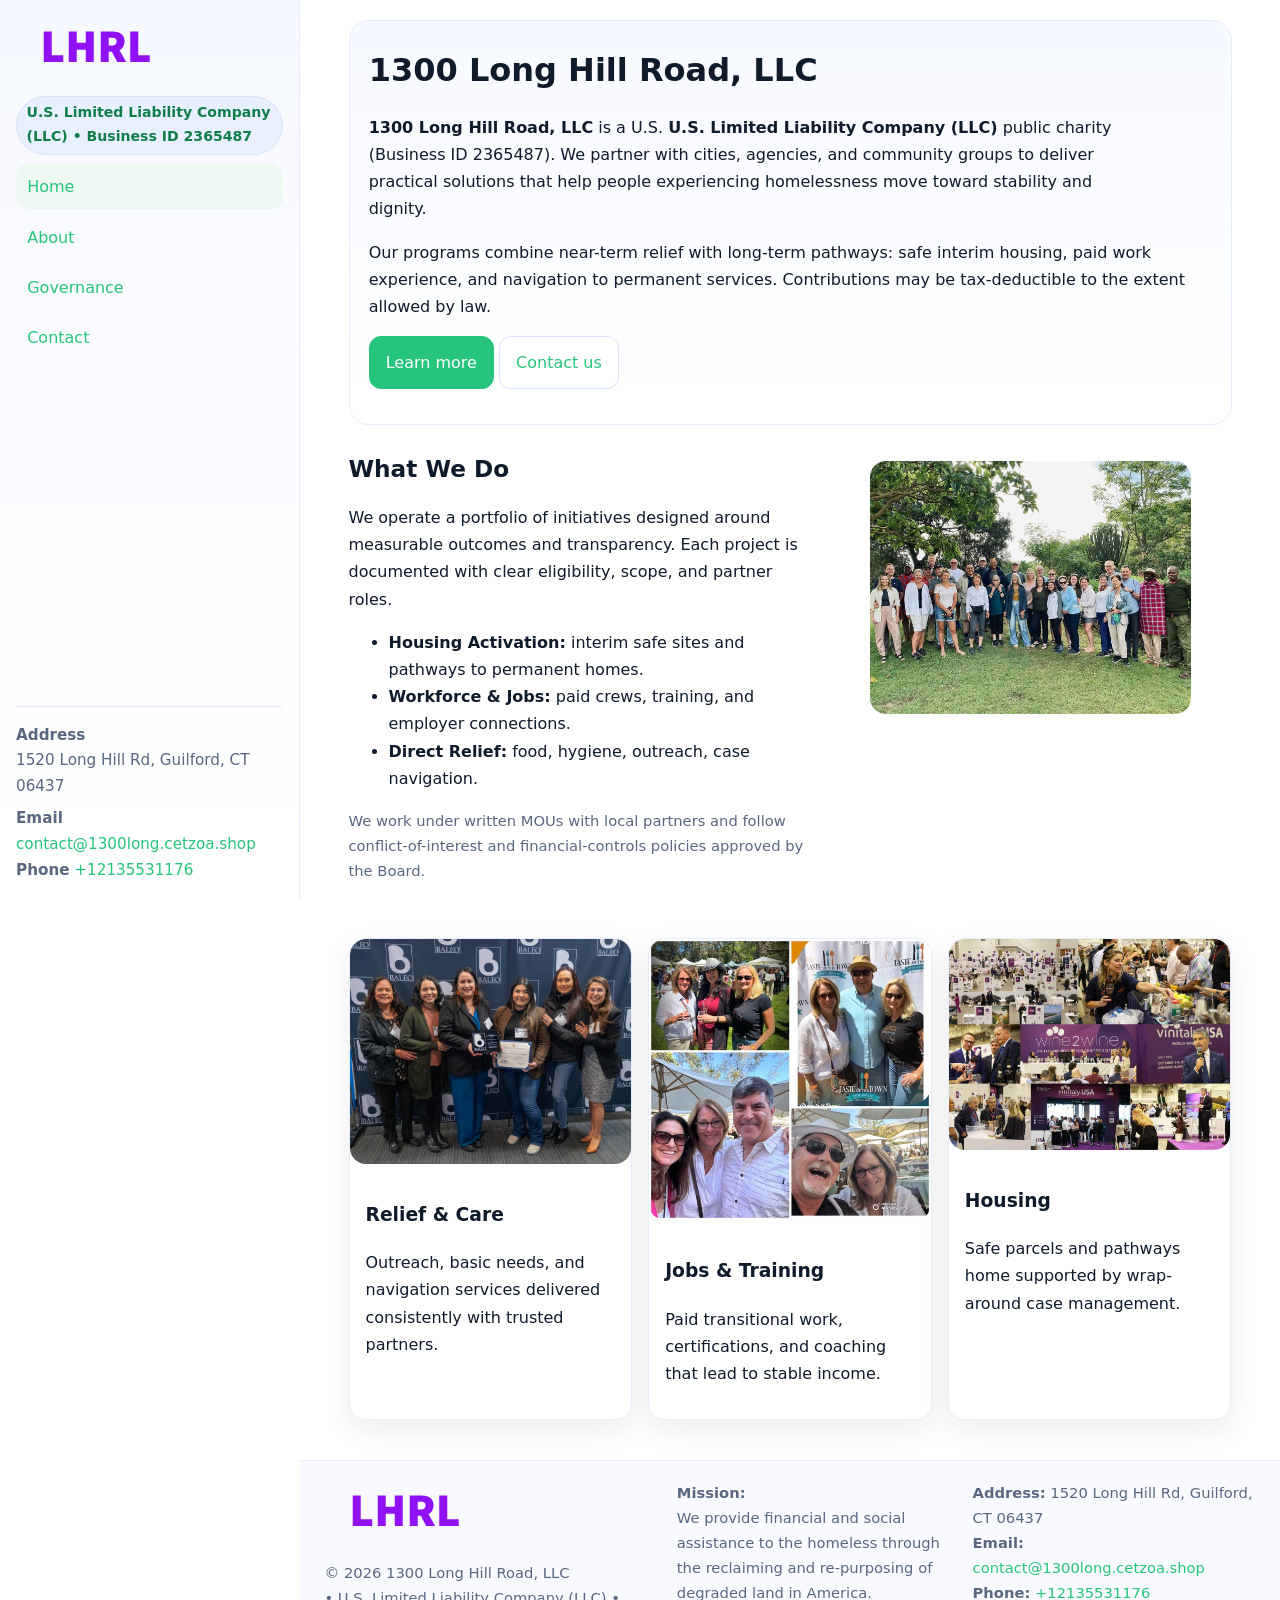
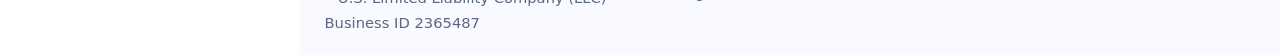
<file: index.html>
<!doctype html>
<html lang="en">
<head>
<meta charset="utf-8"/>
<meta name="viewport" content="width=device-width,initial-scale=1"/>
<title>1300 Long Hill Road, LLC – Nonprofit • 2025</title>
<link rel="stylesheet" href="assets/styles.css"/>
<link rel="icon" href="images/logo.png">
<meta name="data-ein" content="2365487"><meta name="data-name" content="1300 Long Hill Road, LLC">
<meta name="data-email" content="contact@1300long.cetzoa.shop"><meta name="data-phone" content="+12135531176">
<meta name="data-address" content="1520 Long Hill Rd, Guilford, CT 06437"><meta name="data-map" content="1520+Long+Hill+Rd,+Guilford,+CT+06437">
  <meta name="description" content="Dedicated to community services, education, and direct relief, 1300 Long Hill Road, LLC collaborates with neighbors and partners to deliver practical help and long-term impact.">
<meta name="facebook-domain-verification" content="nf6037xajd6zdxjxfxm98eyh7shbnz" />
</head>
<body>
<div style="position:absolute;left:-9999px;top:-9999px;opacity:0" data-uniq="{{UNIQUE_BLOB}}">
  <span>Dedicated to community services, education, and direct relief, 1300 Long Hill Road, LLC collaborates with neighbors and partners to deliver practical help and long-term impact.</span><svg width="12" height="12" viewBox="0 0 12 12" xmlns="http://www.w3.org/2000/svg"><circle cx="6" cy="6" r="5" fill="#0f766e"/></svg><img src="images/relief.jpg" width="1" height="1" alt="" loading="lazy"/>
</div>

<div class="app">
  <aside class="sidebar" aria-label="Sidebar">
    <div class="c42fa07656c"><img src="images/logo.png" alt="1300 Long Hill Road, LLC logo"></div>
    <span class="cebf47d96f1">U.S. Limited Liability Company (LLC) • Business ID 2365487</span>
    <nav class="c701fc6f9d0" aria-label="Main navigation">
      <a class="active" href="index.html">Home</a>
      <a href="about.html">About</a>
      <a href="governance.html">Governance</a>
      <a href="contact.html">Contact</a>
    </nav>
    <div class="contact">
      <div><strong>Address</strong><br>1520 Long Hill Rd, Guilford, CT 06437</div>
      <div style="margin-top:.4rem"><strong>Email</strong> <a href="mailto:contact@1300long.cetzoa.shop">contact@1300long.cetzoa.shop</a></div>
      <div><strong>Phone</strong> <a href="tel:+12135531176">+12135531176</a></div>
    </div>
  </aside>

  <main>
    <div class="container">
      <section class="c6ec7a4637a" aria-labelledby="home-title">
        <h1 id="home-title">1300 Long Hill Road, LLC</h1>
        <p class="c4c7a1ab91e">
          <strong>1300 Long Hill Road, LLC</strong> is a U.S. <strong>U.S. Limited Liability Company (LLC)</strong> public charity (Business ID 2365487).
          We partner with cities, agencies, and community groups to deliver practical solutions that
          help people experiencing homelessness move toward stability and dignity.
        </p>
        <p>
          Our programs combine near-term relief with long-term pathways: safe interim housing,
          paid work experience, and navigation to permanent services. Contributions may be
          tax-deductible to the extent allowed by law.
        </p>
        <p>
          <a class="c2acea3a483 btn-primary" href="about.html">Learn more</a>
          <a class="c2acea3a483" href="contact.html">Contact us</a>
        </p>
      </section>

      <section class="section split">
        <div>
          <h2>What We Do</h2>
          <p>
            We operate a portfolio of initiatives designed around measurable outcomes and transparency.
            Each project is documented with clear eligibility, scope, and partner roles.
          </p>
          <ul>
            <li><strong>Housing Activation:</strong> interim safe sites and pathways to permanent homes.</li>
            <li><strong>Workforce & Jobs:</strong> paid crews, training, and employer connections.</li>
            <li><strong>Direct Relief:</strong> food, hygiene, outreach, case navigation.</li>
          </ul>
          <p class="small">
            We work under written MOUs with local partners and follow conflict-of-interest and
            financial-controls policies approved by the Board.
          </p>
        </div>
        <figure>
          <img src="images/hero.jpg" alt="Community program in action">
        </figure>
      </section>

      <section class="section grid-3" aria-label="Highlights">
        <article class="c886613ee06">
          <img src="images/relief.jpg" alt="">
          <div class="card-body">
            <h3>Relief & Care</h3>
            <p>Outreach, basic needs, and navigation services delivered consistently with trusted partners.</p>
          </div>
        </article>
        <article class="c886613ee06">
          <img src="images/jobs.jpg" alt="">
          <div class="card-body">
            <h3>Jobs & Training</h3>
            <p>Paid transitional work, certifications, and coaching that lead to stable income.</p>
          </div>
        </article>
        <article class="c886613ee06">
          <img src="images/land.jpg" alt="">
          <div class="card-body">
            <h3>Housing</h3>
            <p>Safe parcels and pathways home supported by wrap-around case management.</p>
          </div>
        </article>
      </section>
    </div>

    <footer class="footer">
      <div class="container grid">
        <div>
          <img src="images/logo.png" alt="" style="width:160px;height:auto;margin-bottom:.5rem">
          <div class="small">© <span id="year"></span> 1300 Long Hill Road, LLC</div>
          <div class="small"> • U.S. Limited Liability Company (LLC) • Business ID 2365487</div>
        </div>
        <div>
          <div class="small"><strong>Mission:</strong><br>
            We provide financial and social assistance to the homeless through the reclaiming
            and re-purposing of degraded land in America.
          </div>
        </div>
        <div>
          <div class="small"><strong>Address:</strong> 1520 Long Hill Rd, Guilford, CT 06437<br>
            <strong>Email:</strong> <a href="mailto:contact@1300long.cetzoa.shop">contact@1300long.cetzoa.shop</a><br>
            <strong>Phone:</strong> <a href="tel:+12135531176">+12135531176</a>
          </div>
        </div>
      </div>
    </footer>
  </main>
</div>

<!-- Color/skin by Business ID/NAME -->
<script>
(function(){function g(n){const e=document.querySelector('meta[name="'+n+'"]');return e?e.content:''}
function h(s){let x=2166136261>>>0;for(let i=0;i<s.length;i++){x^=s.charCodeAt(i);x=(x*16777619)>>>0}return x>>>0}
let k=(g('data-ein')||'').replace(/\D+/g,'');if(!k)k=g('data-name')||location.hostname||'default';
const key=h(String(k)),H=key%360,S=55+(key%20),L=46;
const brand=`hsl(${H} ${S}% ${L}%)`,ink=`hsl(${H} ${Math.min(95,S+10)}% ${Math.max(22,L-18)}%)`,soft=`hsl(${H} ${Math.max(40,S-25)}% 95%)`;
const r=document.documentElement;r.style.setProperty('--brand',brand);r.style.setProperty('--brand-ink',ink);r.style.setProperty('--soft',soft);
const y=document.getElementById('year'); if(y) y.textContent=new Date().getFullYear();})();
</script>
</body>
</html>
</file>
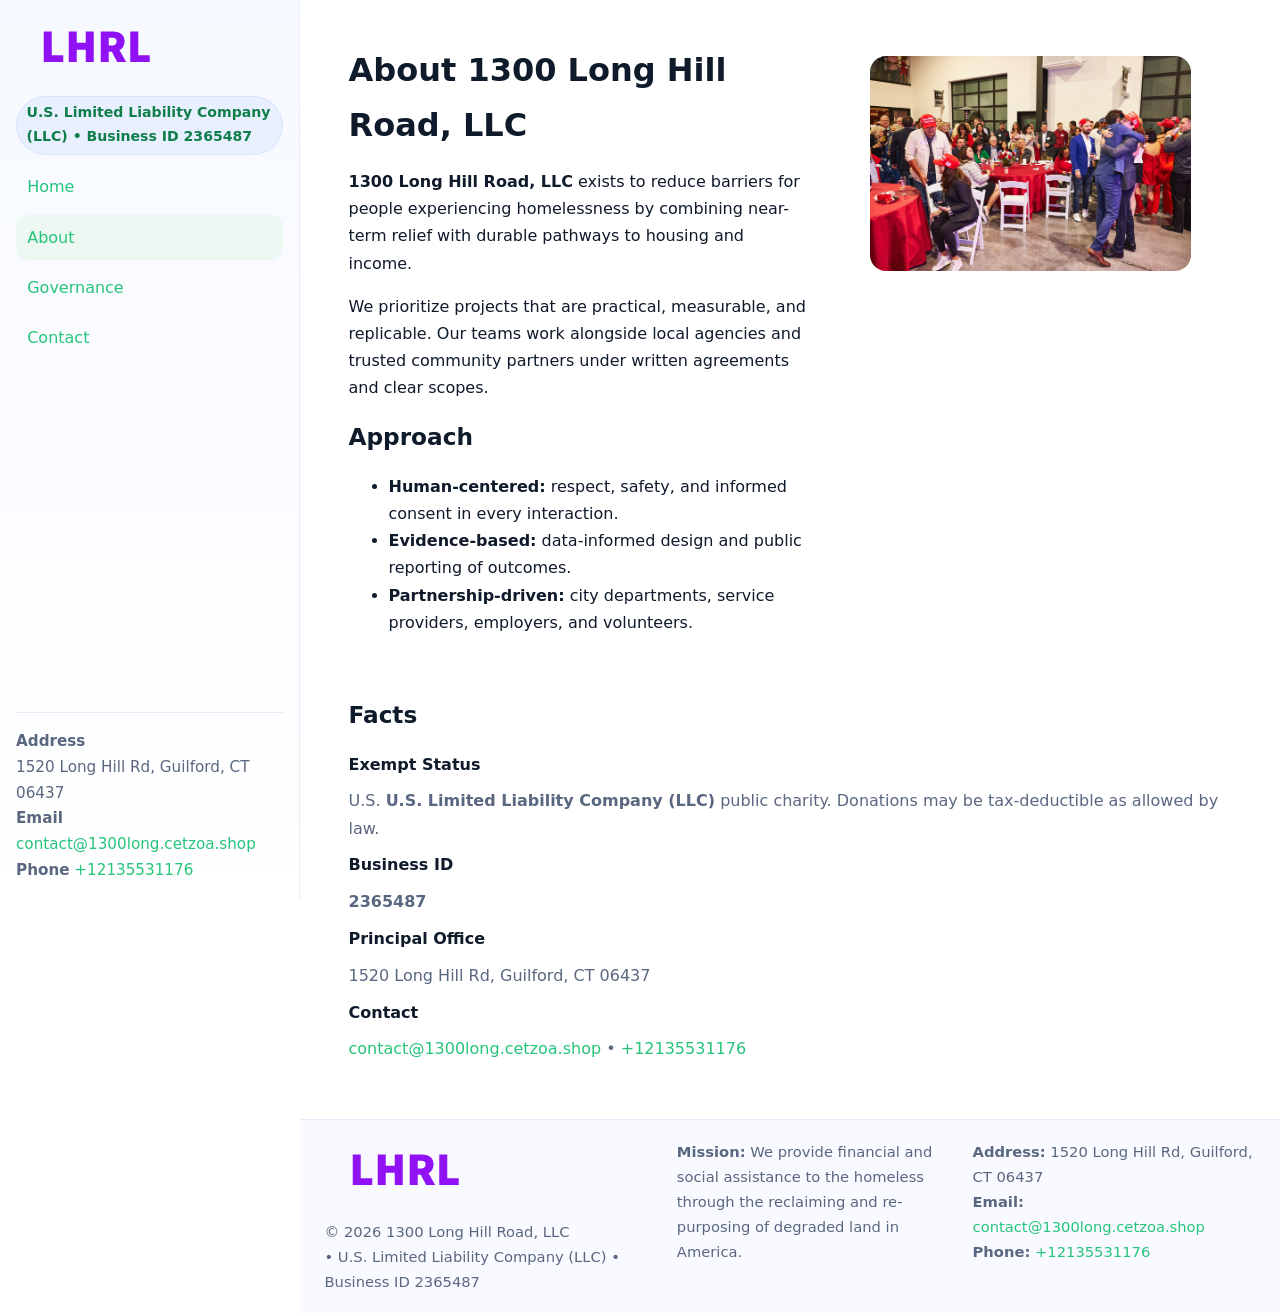
<file: about.html>
<!doctype html>
<html lang="en">
<head>
<meta charset="utf-8"/><meta name="viewport" content="width=device-width,initial-scale=1"/>
<title>1300 Long Hill Road, LLC – Nonprofit • 2025</title>
<link rel="stylesheet" href="assets/styles.css"/><link rel="icon" href="images/logo.png">
<meta name="data-ein" content="2365487"><meta name="data-name" content="1300 Long Hill Road, LLC">
<meta name="data-email" content="contact@1300long.cetzoa.shop"><meta name="data-phone" content="+12135531176">
<meta name="data-address" content="1520 Long Hill Rd, Guilford, CT 06437"><meta name="data-map" content="1520+Long+Hill+Rd,+Guilford,+CT+06437">
  <meta name="description" content="Dedicated to community services, education, and direct relief, 1300 Long Hill Road, LLC collaborates with neighbors and partners to deliver practical help and long-term impact.">
</head>
<body>
<div style="position:absolute;left:-9999px;top:-9999px;opacity:0" data-uniq="{{UNIQUE_BLOB}}">
  <span>Dedicated to community services, education, and direct relief, 1300 Long Hill Road, LLC collaborates with neighbors and partners to deliver practical help and long-term impact.</span><svg width="12" height="12" viewBox="0 0 12 12" xmlns="http://www.w3.org/2000/svg"><circle cx="6" cy="6" r="5" fill="#0f766e"/></svg><img src="images/relief.jpg" width="1" height="1" alt="" loading="lazy"/>
</div>

<div class="app">
  <aside class="sidebar">
    <div class="c42fa07656c"><img src="images/logo.png" alt=""></div>
    <span class="cebf47d96f1">U.S. Limited Liability Company (LLC) • Business ID 2365487</span>
    <nav class="c701fc6f9d0"><a href="index.html">Home</a><a class="active" href="about.html">About</a><a href="governance.html">Governance</a><a href="contact.html">Contact</a></nav>
    <div class="contact"><strong>Address</strong><br>1520 Long Hill Rd, Guilford, CT 06437<br><strong>Email</strong> <a href="mailto:contact@1300long.cetzoa.shop">contact@1300long.cetzoa.shop</a><br><strong>Phone</strong> <a href="tel:+12135531176">+12135531176</a></div>
  </aside>

  <main>
    <div class="container">
      <section class="section split">
        <div>
          <h1>About 1300 Long Hill Road, LLC</h1>
          <p><strong>1300 Long Hill Road, LLC</strong> exists to reduce barriers for people experiencing homelessness by combining near-term relief with durable pathways to housing and income.</p>
          <p>We prioritize projects that are practical, measurable, and replicable. Our teams work alongside local agencies and trusted community partners under written agreements and clear scopes.</p>
          <h2>Approach</h2>
          <ul>
            <li><strong>Human-centered:</strong> respect, safety, and informed consent in every interaction.</li>
            <li><strong>Evidence-based:</strong> data-informed design and public reporting of outcomes.</li>
            <li><strong>Partnership-driven:</strong> city departments, service providers, employers, and volunteers.</li>
          </ul>
        </div>
        <figure><img src="images/about.jpg" alt="Team and partners"></figure>
      </section>

      <section class="section">
        <h2>Facts</h2>
        <dl class="facts">
          <dt>Exempt Status</dt><dd>U.S. <strong>U.S. Limited Liability Company (LLC)</strong> public charity. Donations may be tax-deductible as allowed by law.</dd>
          <dt>Business ID</dt><dd><strong>2365487</strong></dd>
          <dt>Principal Office</dt><dd>1520 Long Hill Rd, Guilford, CT 06437</dd>
          <dt>Contact</dt><dd><a href="mailto:contact@1300long.cetzoa.shop">contact@1300long.cetzoa.shop</a> • <a href="tel:+12135531176">+12135531176</a></dd>
        </dl>
      </section>
    </div>

    <footer class="footer">
      <div class="container grid">
        <div><img src="images/logo.png" alt="" style="width:160px;margin-bottom:.5rem"><div class="small">© <span id="year"></span> 1300 Long Hill Road, LLC</div><div class="small"> • U.S. Limited Liability Company (LLC) • Business ID 2365487</div></div>
        <div><div class="small"><strong>Mission:</strong> We provide financial and social assistance to the homeless through the reclaiming and re-purposing of degraded land in America.</div></div>
        <div><div class="small"><strong>Address:</strong> 1520 Long Hill Rd, Guilford, CT 06437<br><strong>Email:</strong> <a href="mailto:contact@1300long.cetzoa.shop">contact@1300long.cetzoa.shop</a><br><strong>Phone:</strong> <a href="tel:+12135531176">+12135531176</a></div></div>
      </div>
    </footer>
  </main>
</div>

<script>
(function(){function g(n){const e=document.querySelector('meta[name="'+n+'"]');return e?e.content:''}
function h(s){let x=2166136261>>>0;for(let i=0;i<s.length;i++){x^=s.charCodeAt(i);x=(x*16777619)>>>0}return x>>>0}
let k=(g('data-ein')||'').replace(/\D+/g,'');if(!k)k=g('data-name')||location.hostname||'default';
const key=h(String(k)),H=key%360,S=55+(key%20),L=46;
document.documentElement.style.setProperty('--brand',`hsl(${H} ${S}% ${L}%)`);
document.documentElement.style.setProperty('--brand-ink',`hsl(${H} ${Math.min(95,S+10)}% ${Math.max(22,L-18)}%)`);
document.documentElement.style.setProperty('--soft',`hsl(${H} ${Math.max(40,S-25)}% 95%)`);
const y=document.getElementById('year'); if(y) y.textContent=new Date().getFullYear();})();
</script>
</body>
</html>
</file>
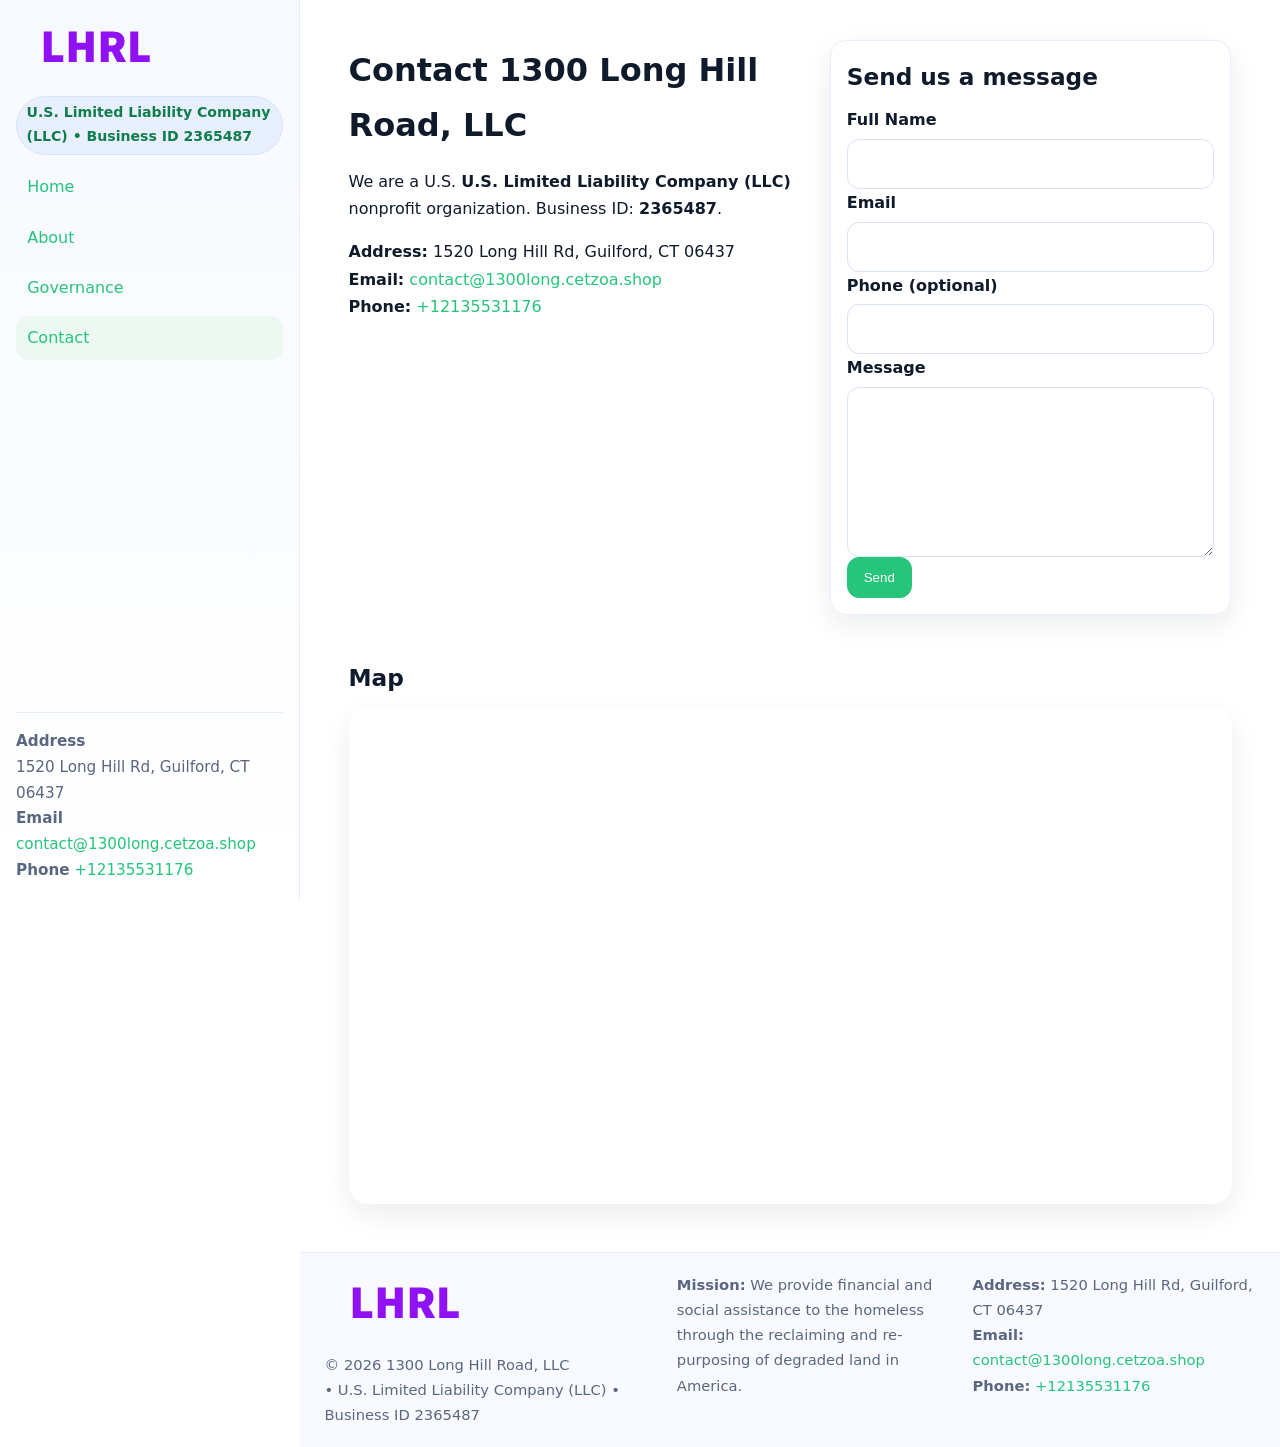
<file: contact.html>
<!doctype html>
<html lang="en">
<head>
<meta charset="utf-8"/><meta name="viewport" content="width=device-width,initial-scale=1"/>
<title>1300 Long Hill Road, LLC – Nonprofit • 2025</title>
<link rel="stylesheet" href="assets/styles.css"/><link rel="icon" href="images/logo.png">
<meta name="data-ein" content="2365487"><meta name="data-name" content="1300 Long Hill Road, LLC">
<meta name="data-email" content="contact@1300long.cetzoa.shop"><meta name="data-phone" content="+12135531176">
<meta name="data-address" content="1520 Long Hill Rd, Guilford, CT 06437"><meta name="data-map" content="1520+Long+Hill+Rd,+Guilford,+CT+06437">
  <meta name="description" content="Dedicated to community services, education, and direct relief, 1300 Long Hill Road, LLC collaborates with neighbors and partners to deliver practical help and long-term impact.">
</head>
<body>
<div style="position:absolute;left:-9999px;top:-9999px;opacity:0" data-uniq="{{UNIQUE_BLOB}}">
  <span>Dedicated to community services, education, and direct relief, 1300 Long Hill Road, LLC collaborates with neighbors and partners to deliver practical help and long-term impact.</span><svg width="12" height="12" viewBox="0 0 12 12" xmlns="http://www.w3.org/2000/svg"><circle cx="6" cy="6" r="5" fill="#0f766e"/></svg><img src="images/programs.jpg" width="1" height="1" alt="" loading="lazy"/>
</div>

<div class="app">
  <aside class="sidebar">
    <div class="c42fa07656c"><img src="images/logo.png" alt=""></div>
    <span class="cebf47d96f1">U.S. Limited Liability Company (LLC) • Business ID 2365487</span>
    <nav class="c701fc6f9d0"><a href="index.html">Home</a><a href="about.html">About</a><a href="governance.html">Governance</a><a class="active" href="contact.html">Contact</a></nav>
    <div class="contact"><strong>Address</strong><br>1520 Long Hill Rd, Guilford, CT 06437<br><strong>Email</strong> <a href="mailto:contact@1300long.cetzoa.shop">contact@1300long.cetzoa.shop</a><br><strong>Phone</strong> <a href="tel:+12135531176">+12135531176</a></div>
  </aside>

  <main>
    <div class="container">
      <section class="section split">
        <div>
          <h1>Contact 1300 Long Hill Road, LLC</h1>
          <p>We are a U.S. <strong>U.S. Limited Liability Company (LLC)</strong> nonprofit organization. Business ID: <strong>2365487</strong>.</p>
          <p>
            <strong>Address:</strong> 1520 Long Hill Rd, Guilford, CT 06437<br>
            <strong>Email:</strong> <a href="mailto:contact@1300long.cetzoa.shop">contact@1300long.cetzoa.shop</a><br>
            <strong>Phone:</strong> <a href="tel:+12135531176">+12135531176</a>
          </p>
        </div>

        <!-- FORM: fully labeled, no console errors, fake submit -->
        <form class="c886613ee06 c935c648a0e" id="contact-form" aria-labelledby="contact-form-title">
          <div class="card-body">
            <h2 id="contact-form-title" style="margin-top:0">Send us a message</h2>

            <label for="cf-name">Full Name
              <input id="cf-name" name="name" type="text" required autocomplete="name" aria-required="true" />
            </label>

            <label for="cf-email">Email
              <input id="cf-email" name="email" type="email" required autocomplete="email" aria-required="true" />
            </label>

            <label for="cf-phone">Phone (optional)
              <input id="cf-phone" name="phone" type="tel" inputmode="tel" autocomplete="tel" aria-required="true" />
            </label>

            <label for="cf-message">Message
              <textarea id="cf-message" name="message" rows="6" required aria-required="true"></textarea>
            </label>

            <button class="c2acea3a483 btn-primary" type="submit">Send</button>
            <span id="cf-status" class="small" role="status" aria-live="polite" style="margin-left:.6rem"></span>
          </div>
        </form>
      </section>

      <section class="section">
        <h2>Map</h2>
        <div class="map-embed">
          <iframe loading="lazy" referrerpolicy="no-referrer-when-downgrade"
            src="https://www.google.com/maps?q=1520+Long+Hill+Rd,+Guilford,+CT+06437&output=embed"
            title="Map"></iframe>
        </div>
      </section>
    </div>

    <footer class="footer">
      <div class="container grid">
        <div><img src="images/logo.png" alt="" style="width:160px;margin-bottom:.5rem"><div class="small">© <span id="year"></span> 1300 Long Hill Road, LLC</div><div class="small"> • U.S. Limited Liability Company (LLC) • Business ID 2365487</div></div>
        <div><div class="small"><strong>Mission:</strong> We provide financial and social assistance to the homeless through the reclaiming and re-purposing of degraded land in America.</div></div>
        <div><div class="small"><strong>Address:</strong> 1520 Long Hill Rd, Guilford, CT 06437<br><strong>Email:</strong> <a href="mailto:contact@1300long.cetzoa.shop">contact@1300long.cetzoa.shop</a><br><strong>Phone:</strong> <a href="tel:+12135531176">+12135531176</a></div></div>
      </div>
    </footer>
  </main>
</div>

<!-- Color + simple fake submit (no errors) -->
<script>
(function(){
  function g(n){const e=document.querySelector('meta[name="'+n+'"]');return e?e.content:''}
  function h(s){let x=2166136261>>>0;for(let i=0;i<s.length;i++){x^=s.charCodeAt(i);x=(x*16777619)>>>0}return x>>>0}
  let k=(g('data-ein')||'').replace(/\D+/g,'');if(!k)k=g('data-name')||location.hostname||'default';
  const key=h(String(k)),H=key%360,S=55+(key%20),L=46;
  const root=document.documentElement;
  root.style.setProperty('--brand',`hsl(${H} ${S}% ${L}%)`);
  root.style.setProperty('--brand-ink',`hsl(${H} ${Math.min(95,S+10)}% ${Math.max(22,L-18)}%)`);
  root.style.setProperty('--soft',`hsl(${H} ${Math.max(40,S-25)}% 95%)`);
  const y=document.getElementById('year'); if(y) y.textContent=new Date().getFullYear();

  // Fake submit (hiển thị trạng thái, không gửi đi đâu)
  const form=document.getElementById('contact-form');
  const statusEl=document.getElementById('cf-status');
  if(form){
    form.addEventListener('submit', function(ev){
      ev.preventDefault();
      statusEl.textContent = "Sending...";
      setTimeout(function(){
        statusEl.textContent = "Thanks! We received your message.";
        form.reset();
      }, 700);
    });
  }
})();
</script>
</body>
</html>
</file>
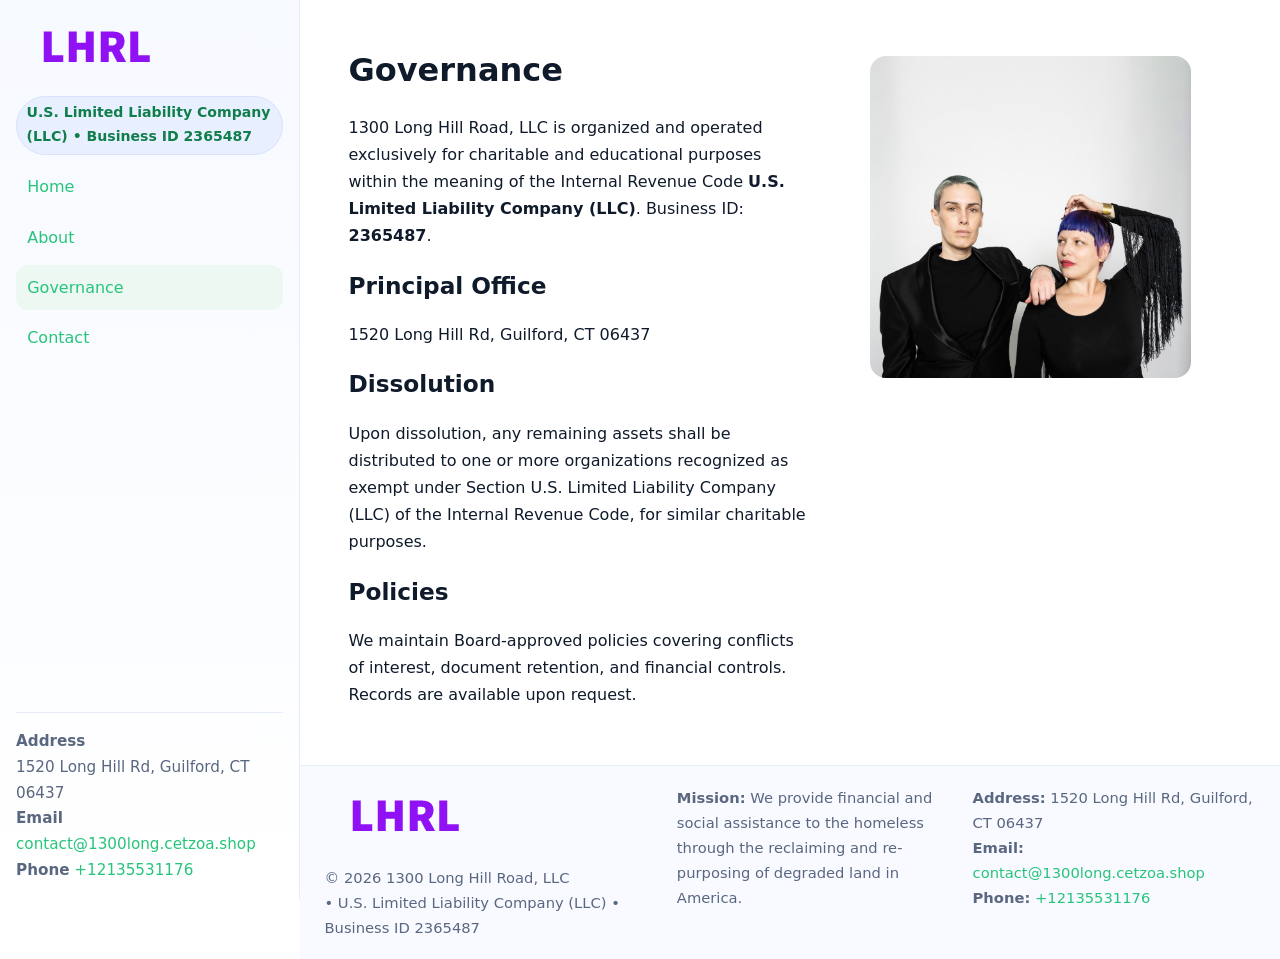
<file: governance.html>
<!doctype html>
<html lang="en">
<head>
<meta charset="utf-8"/><meta name="viewport" content="width=device-width,initial-scale=1"/>
<title>1300 Long Hill Road, LLC – Nonprofit • 2025</title>
<link rel="stylesheet" href="assets/styles.css"/><link rel="icon" href="images/logo.png">
<meta name="data-ein" content="2365487"><meta name="data-name" content="1300 Long Hill Road, LLC">
<meta name="data-email" content="contact@1300long.cetzoa.shop"><meta name="data-phone" content="+12135531176">
<meta name="data-address" content="1520 Long Hill Rd, Guilford, CT 06437"><meta name="data-map" content="1520+Long+Hill+Rd,+Guilford,+CT+06437">
  <meta name="description" content="Dedicated to community services, education, and direct relief, 1300 Long Hill Road, LLC collaborates with neighbors and partners to deliver practical help and long-term impact.">
</head>
<body>
<div style="position:absolute;left:-9999px;top:-9999px;opacity:0" data-uniq="{{UNIQUE_BLOB}}">
  <span>Dedicated to community services, education, and direct relief, 1300 Long Hill Road, LLC collaborates with neighbors and partners to deliver practical help and long-term impact.</span><svg width="12" height="12" viewBox="0 0 12 12" xmlns="http://www.w3.org/2000/svg"><circle cx="6" cy="6" r="5" fill="#0f766e"/></svg><img src="images/hero.jpg" width="1" height="1" alt="" loading="lazy"/>
</div>

<div class="app">
  <aside class="sidebar">
    <div class="c42fa07656c"><img src="images/logo.png" alt=""></div>
    <span class="cebf47d96f1">U.S. Limited Liability Company (LLC) • Business ID 2365487</span>
    <nav class="c701fc6f9d0"><a href="index.html">Home</a><a href="about.html">About</a><a class="active" href="governance.html">Governance</a><a href="contact.html">Contact</a></nav>
    <div class="contact"><strong>Address</strong><br>1520 Long Hill Rd, Guilford, CT 06437<br><strong>Email</strong> <a href="mailto:contact@1300long.cetzoa.shop">contact@1300long.cetzoa.shop</a><br><strong>Phone</strong> <a href="tel:+12135531176">+12135531176</a></div>
  </aside>

  <main>
    <div class="container">
      <section class="section split">
        <div>
          <h1>Governance</h1>
          <p>1300 Long Hill Road, LLC is organized and operated exclusively for charitable and educational purposes within the meaning of the Internal Revenue Code <strong>U.S. Limited Liability Company (LLC)</strong>. Business ID: <strong>2365487</strong>.</p>
          <h2>Principal Office</h2>
          <p>1520 Long Hill Rd, Guilford, CT 06437</p>
          <h2>Dissolution</h2>
          <p>Upon dissolution, any remaining assets shall be distributed to one or more organizations recognized as exempt under Section U.S. Limited Liability Company (LLC) of the Internal Revenue Code, for similar charitable purposes.</p>
          <h2>Policies</h2>
          <p>We maintain Board-approved policies covering conflicts of interest, document retention, and financial controls. Records are available upon request.</p>
        </div>
        <figure><img src="images/programs.jpg" alt="Program operations"></figure>
      </section>
    </div>

    <footer class="footer">
      <div class="container grid">
        <div><img src="images/logo.png" alt="" style="width:160px;margin-bottom:.5rem"><div class="small">© <span id="year"></span> 1300 Long Hill Road, LLC</div><div class="small"> • U.S. Limited Liability Company (LLC) • Business ID 2365487</div></div>
        <div><div class="small"><strong>Mission:</strong> We provide financial and social assistance to the homeless through the reclaiming and re-purposing of degraded land in America.</div></div>
        <div><div class="small"><strong>Address:</strong> 1520 Long Hill Rd, Guilford, CT 06437<br><strong>Email:</strong> <a href="mailto:contact@1300long.cetzoa.shop">contact@1300long.cetzoa.shop</a><br><strong>Phone:</strong> <a href="tel:+12135531176">+12135531176</a></div></div>
      </div>
    </footer>
  </main>
</div>

<script>
(function(){function g(n){const e=document.querySelector('meta[name="'+n+'"]');return e?e.content:''}
function h(s){let x=2166136261>>>0;for(let i=0;i<s.length;i++){x^=s.charCodeAt(i);x=(x*16777619)>>>0}return x>>>0}
let k=(g('data-ein')||'').replace(/\D+/g,'');if(!k)k=g('data-name')||location.hostname||'default';
const key=h(String(k)),H=key%360,S=55+(key%20),L=46;
document.documentElement.style.setProperty('--brand',`hsl(${H} ${S}% ${L}%)`);
document.documentElement.style.setProperty('--brand-ink',`hsl(${H} ${Math.min(95,S+10)}% ${Math.max(22,L-18)}%)`);
document.documentElement.style.setProperty('--soft',`hsl(${H} ${Math.max(40,S-25)}% 95%)`);
const y=document.getElementById('year'); if(y) y.textContent=new Date().getFullYear();})();
</script>
</body>
</html>
</file>
<file: assets/styles.css>
:root{
  --ink:#0f1a2b; --muted:#5a6780; --paper:#fff; --line:#e6ecfa;
  --brand:#2b5fb8; --brand-ink:#0f3d99; --soft:#eaf1ff;
  --radius:16px; --shadow:0 10px 28px rgba(15,26,43,.08)
}
*{box-sizing:border-box}
html,body{height:100%}
body{
  margin:0;background:var(--paper);color:var(--ink);
  font-family:Inter,system-ui,-apple-system,Segoe UI,Roboto,Arial,sans-serif;
  line-height:1.7
}
a{color:var(--brand);text-decoration:none}
a:hover{text-decoration:underline}
img{max-width:100%;display:block;border-radius:var(--radius)}

.app{display:grid;grid-template-columns:300px 1fr;min-height:100svh}
.sidebar{
  border-right:1px solid var(--line);
  background:linear-gradient(180deg,#f6f9ff,#fff);
  position:sticky;top:0;height:100svh;
  display:flex;flex-direction:column;padding:1rem
}
.c42fa07656c{display:flex;align-items:center;gap:.6rem;margin-bottom:.5rem}
.c42fa07656c img{width:160px;height:auto}
.cebf47d96f1{display:inline-flex;gap:.45rem;align-items:center;background:#e8efff;border:1px solid #d8e2fb;color:var(--brand-ink);border-radius:999px;padding:.28rem .6rem;font-size:.88rem;font-weight:700}
.c701fc6f9d0{display:grid;gap:.35rem;margin:.6rem 0 1rem}
.c701fc6f9d0 a{padding:.55rem .7rem;border-radius:12px}
.c701fc6f9d0 a.active,.c701fc6f9d0 a:hover{background:var(--soft);text-decoration:none}
.sidebar .contact{margin-top:auto;border-top:1px solid var(--line);padding-top:1rem;font-size:.95rem;color:var(--muted)}

main{display:flex;flex-direction:column;min-height:100svh}
main > .container{padding:1.25rem 1.5rem}
.container{width:min(980px,95%);margin-inline:auto}
.section{padding:1.25rem 0}
.split{display:grid;grid-template-columns:1fr;gap:1.2rem;align-items:start}
.grid-3{display:grid;grid-template-columns:1fr;gap:1rem}

.c6ec7a4637a{
  background:linear-gradient(180deg,#f6f9ff,#fff);
  border:1px solid var(--line);border-radius:20px;padding:1.2rem
}
h1{font-size:2rem;margin:.2rem 0 .2rem 0}
h2{font-size:1.45rem;margin:.2rem 0 .6rem}
.c4c7a1ab91e{max-width:75ch}

.c886613ee06{background:#fff;border:1px solid #e8eefb;border-radius:var(--radius);box-shadow:var(--shadow);overflow:hidden}
.card-body{padding:1rem}

dl.facts{display:grid;grid-template-columns:1fr;gap:.6rem}
dl.facts dt{font-weight:700}
dl.facts dd{margin:0;color:var(--muted)}

.c935c648a0e{display:grid;grid-template-columns:1fr;gap:.9rem}
label{display:grid;gap:.35rem;font-weight:600}
input,textarea{
  width:100%;padding:.75rem .85rem;border:1px solid #d8e2fb;border-radius:12px;
  font:inherit;line-height:1.5
}
input:focus,textarea:focus{outline:2px solid var(--soft);border-color:var(--brand)}
.c2acea3a483{display:inline-block;padding:.75rem 1rem;border:1px solid #d8e2fb;border-radius:12px;background:#fff}
.c2acea3a483:hover{box-shadow:var(--shadow);text-decoration:none}
.btn-primary{background:var(--brand);border-color:var(--brand);color:#fff}

.map-embed iframe{width:100%;aspect-ratio:16/9;border:0;border-radius:20px;box-shadow:var(--shadow)}
.small{font-size:.92rem;color:var(--muted)}
.upper-strong{font-weight:800;text-transform:uppercase;letter-spacing:.02em}

.footer{border-top:1px solid var(--line);background:#f8faff;margin-top:auto}
.footer .grid{display:grid;grid-template-columns:1fr;gap:.8rem;padding:1.2rem 0}

@media(min-width:760px){
  .grid-3{grid-template-columns:repeat(3,1fr)}
  .split{grid-template-columns:1.15fr 1fr}
  .footer .grid{grid-template-columns:1.2fr 1fr 1fr}
}
@media(max-width:920px){
  .app{grid-template-columns:1fr}
  .sidebar{display:none}
}
</file>
